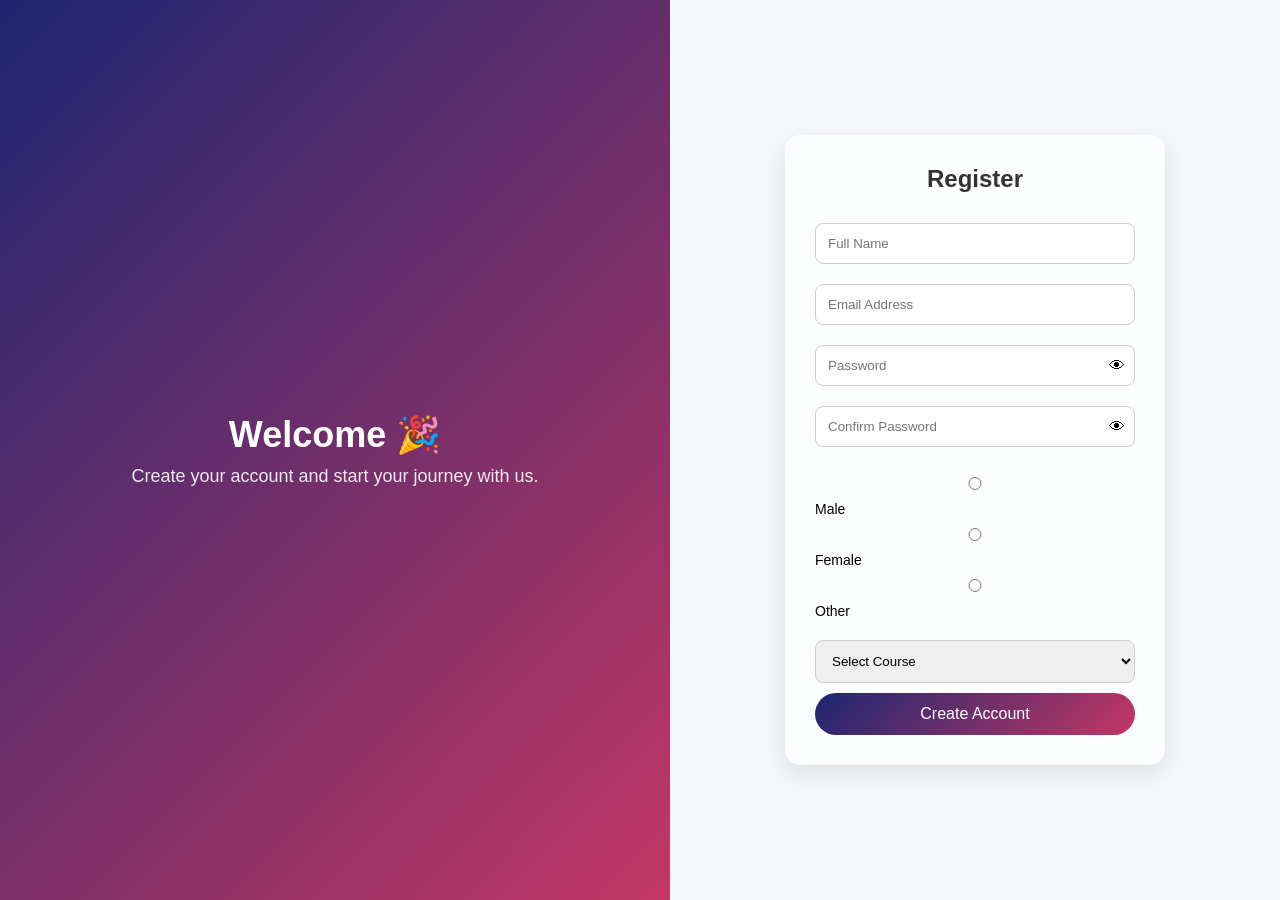
<file: index.html>
<!DOCTYPE html>
<html lang="en">
<head>
<meta charset="UTF-8" />
<meta name="viewport" content="width=device-width, initial-scale=1.0" />
<title>Registration Form - Version 2</title>

<style>
/* RESET */
* {
  margin: 0;
  padding: 0;
  box-sizing: border-box;
  font-family: 'Segoe UI', sans-serif;
}

/* SPLIT SCREEN BACKGROUND */
body {
  display: flex;
  height: 100vh;
}

/* LEFT SIDE (INFO PANEL) */
.left {
  flex: 1;
  background: linear-gradient(135deg, #1d2671, #c33764);
  color: white;
  display: flex;
  justify-content: center;
  align-items: center;
  text-align: center;
  padding: 30px;
}

.left h1 {
  font-size: 36px;
  margin-bottom: 10px;
}

.left p {
  font-size: 18px;
  opacity: 0.9;
}

/* RIGHT SIDE (FORM) */
.right {
  flex: 1;
  background: #f5f7fb;
  display: flex;
  justify-content: center;
  align-items: center;
}

/* GLASS FORM */
.form-container {
  width: 90%;
  max-width: 380px;
  background: rgba(255, 255, 255, 0.7);
  backdrop-filter: blur(10px);
  padding: 30px;
  border-radius: 15px;
  box-shadow: 0 8px 25px rgba(0,0,0,0.1);
}

/* HEADING */
.form-container h2 {
  text-align: center;
  margin-bottom: 20px;
  color: #333;
}

/* INPUTS */
input, select {
  width: 100%;
  padding: 12px;
  margin: 10px 0;
  border-radius: 8px;
  border: 1px solid #ccc;
  outline: none;
  transition: 0.3s;
}

input:focus, select:focus {
  border-color: #c33764;
  box-shadow: 0 0 5px rgba(195,55,100,0.4);
}

/* PASSWORD BOX */
.password-box {
  position: relative;
}

.password-box span {
  position: absolute;
  right: 10px;
  top: 50%;
  transform: translateY(-50%);
  cursor: pointer;
}

/* GENDER */
.gender-group {
  margin: 10px 0;
}

.gender-group label {
  margin-right: 10px;
  font-size: 14px;
}

/* BUTTON */
button {
  width: 100%;
  padding: 12px;
  border: none;
  border-radius: 25px;
  background: linear-gradient(135deg, #1d2671, #c33764);
  color: white;
  font-size: 16px;
  cursor: pointer;
  transition: 0.3s;
}

button:hover {
  transform: scale(1.05);
}

/* RESPONSIVE */
@media(max-width: 768px) {
  body {
    flex-direction: column;
  }
  .left {
    height: 30vh;
  }
}
</style>

</head>
<body>

<!-- LEFT PANEL -->
<div class="left">
  <div>
    <h1>Welcome 🎉</h1>
    <p>Create your account and start your journey with us.</p>
  </div>
</div>

<!-- RIGHT PANEL -->
<div class="right">
  <div class="form-container">
    <h2>Register</h2>

    <form id="registerForm">
      <input type="text" id="name" placeholder="Full Name" required />

      <input type="email" id="email" placeholder="Email Address" required />

      <div class="password-box">
        <input type="password" id="password" placeholder="Password" required />
        <span onclick="togglePassword('password', this)">👁</span>
      </div>

      <div class="password-box">
        <input type="password" id="confirm" placeholder="Confirm Password" required />
        <span onclick="togglePassword('confirm', this)">👁</span>
      </div>

      <div class="gender-group">
        <label><input type="radio" name="gender" required /> Male</label>
        <label><input type="radio" name="gender" /> Female</label>
        <label><input type="radio" name="gender" /> Other</label>
      </div>

      <select required>
        <option value="" disabled selected>Select Course</option>
        <option>Web Development</option>
        <option>App Development</option>
        <option>Data Science</option>
      </select>

      <button type="submit">Create Account</button>
    </form>
  </div>
</div>

<script>
function togglePassword(id, icon) {
  const input = document.getElementById(id);
  if (input.type === "password") {
    input.type = "text";
    icon.textContent = "🙈";
  } else {
    input.type = "password";
    icon.textContent = "👁";
  }
}

document.getElementById("registerForm").addEventListener("submit", function(e) {
  const email = document.getElementById("email").value;
  const password = document.getElementById("password").value;
  const confirm = document.getElementById("confirm").value;

  if (!email.includes("@")) {
    alert("Enter valid email");
    e.preventDefault();
    return;
  }

  if (password.length < 6) {
    alert("Password must be at least 6 characters");
    e.preventDefault();
    return;
  }

  if (password !== confirm) {
    alert("Passwords do not match");
    e.preventDefault();
    return;
  }

  alert("Registration Successful 🎉");
});
</script>

</body>
</html>
</file>
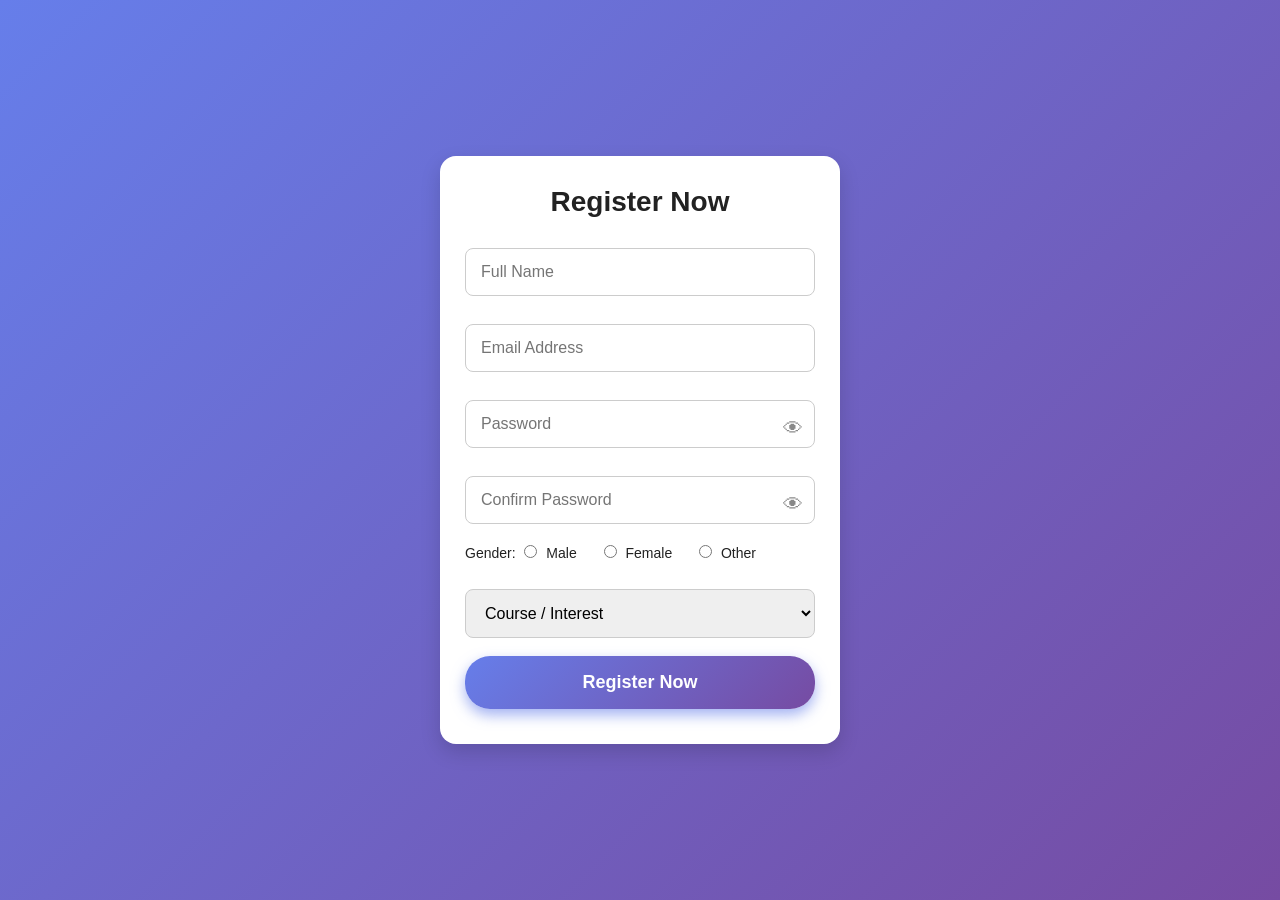
<file: v1/index.html>
<!DOCTYPE html>
<html lang="en">
<head>
<meta charset="UTF-8" />
<meta name="viewport" content="width=device-width, initial-scale=1" />
<title>Registration Form</title>
<style>
  /* Background gradient covering full viewport */
  body {
    margin: 0;
    font-family: Arial, sans-serif;
    background: linear-gradient(135deg, #667eea, #764ba2);
    display: flex;
    justify-content: center;
    align-items: center;
    min-height: 100vh;
  }

  /* White form container box */
  .form-container {
    background: white;
    border-radius: 16px;
    width: 90%;
    max-width: 400px;
    padding: 30px 25px 35px 25px;
    box-shadow: 0 8px 20px rgba(0, 0, 0, 0.15);
    box-sizing: border-box;
  }

  /* Centered heading */
  .form-container h2 {
    margin: 0 0 20px 0;
    text-align: center;
    font-weight: 700;
    font-size: 28px;
    color: #222;
  }

  /* Full width inputs with nice spacing */
  input[type="text"],
  input[type="email"],
  input[type="password"],
  select {
    width: 100%;
    padding: 14px 15px;
    margin: 10px 0 18px 0;
    font-size: 16px;
    border: 1.8px solid #ccc;
    border-radius: 8px;
    box-sizing: border-box;
    outline: none;
    transition: border-color 0.25s ease;
  }

  /* Focus effect on inputs */
  input[type="text"]:focus,
  input[type="email"]:focus,
  input[type="password"]:focus,
  select:focus {
    border-color: #667eea;
  }

  /* Password input wrapper to position eye icon */
  .password-box {
    position: relative;
  }

  .password-box input {
    padding-right: 45px; /* space for eye icon */
  }

  /* Eye icon style */
  .password-box span {
    position: absolute;
    right: 12px;
    top: 50%;
    transform: translateY(-50%);
    cursor: pointer;
    user-select: none;
    font-size: 20px;
    color: #888;
    transition: color 0.3s ease;
  }

  .password-box span:hover {
    color: #667eea;
  }

  /* Gender radio group container */
  .gender-group {
    margin-bottom: 18px;
    font-size: 14px;
    color: #222;
  }
  .gender-group label {
    margin-right: 18px;
    cursor: pointer;
    font-weight: 500;
  }
  .gender-group input[type="radio"] {
    margin-right: 5px;
    cursor: pointer;
  }

  /* Dropdown styling */
  select {
    cursor: pointer;
  }

  /* Register button styling */
  button {
    width: 100%;
    padding: 16px 0;
    background: linear-gradient(135deg, #667eea, #764ba2);
    border: none;
    border-radius: 25px;
    color: white;
    font-size: 18px;
    font-weight: 700;
    cursor: pointer;
    box-shadow: 0 6px 14px rgba(102, 126, 234, 0.6);
    transition: opacity 0.3s ease;
  }
  button:hover {
    opacity: 0.9;
  }

  /* Responsive adjustments for very small screens */
  @media (max-width: 320px) {
    .form-container {
      padding: 25px 15px 30px 15px;
    }
    button {
      font-size: 16px;
      padding: 14px 0;
    }
  }
</style>
</head>
<body>

<div class="form-container">
  <h2>Register Now</h2>

  <form id="registerForm">
    <input type="text" id="name" name="name" placeholder="Full Name" required />

    <input type="email" id="email" name="email" placeholder="Email Address" required />

    <div class="password-box">
      <input type="password" id="password" name="password" placeholder="Password" required />
      <span onclick="togglePassword('password', this)">👁</span>
    </div>

    <div class="password-box">
      <input type="password" id="confirm" name="confirm" placeholder="Confirm Password" required />
      <span onclick="togglePassword('confirm', this)">👁</span>
    </div>

    <div class="gender-group">
      Gender:
      <label><input type="radio" name="gender" value="male" required /> Male</label>
      <label><input type="radio" name="gender" value="female" /> Female</label>
      <label><input type="radio" name="gender" value="other" /> Other</label>
    </div>

    <select name="course" required>
      <option value="" disabled selected>Course / Interest</option>
      <option value="web">Web Development</option>
      <option value="mobile">Mobile Development</option>
      <option value="data">Data Science</option>
      <option value="design">Design</option>
      <option value="other">Other</option>
    </select>

    <button type="submit">Register Now</button>
  </form>
</div>

<script>
  // Toggle password visibility
  function togglePassword(id, icon) {
    const input = document.getElementById(id);
    if (input.type === "password") {
      input.type = "text";
      icon.textContent = "🙈";
    } else {
      input.type = "password";
      icon.textContent = "👁";
    }
  }

  // Form validation on submit
  document.getElementById("registerForm").addEventListener("submit", function(e) {
    const email = document.getElementById("email").value.trim();
    const password = document.getElementById("password").value;
    const confirm = document.getElementById("confirm").value;

    if (!email.includes("@")) {
      alert("Please enter a valid email!");
      e.preventDefault();
      return;
    }

    if (password.length < 6) {
      alert("Password must be at least 6 characters!");
      e.preventDefault();
      return;
    }

    if (password !== confirm) {
      alert("Passwords do not match!");
      e.preventDefault();
      return;
    }

    alert("Registration Successful!");
  });
</script>

</body>
</html>
</file>
